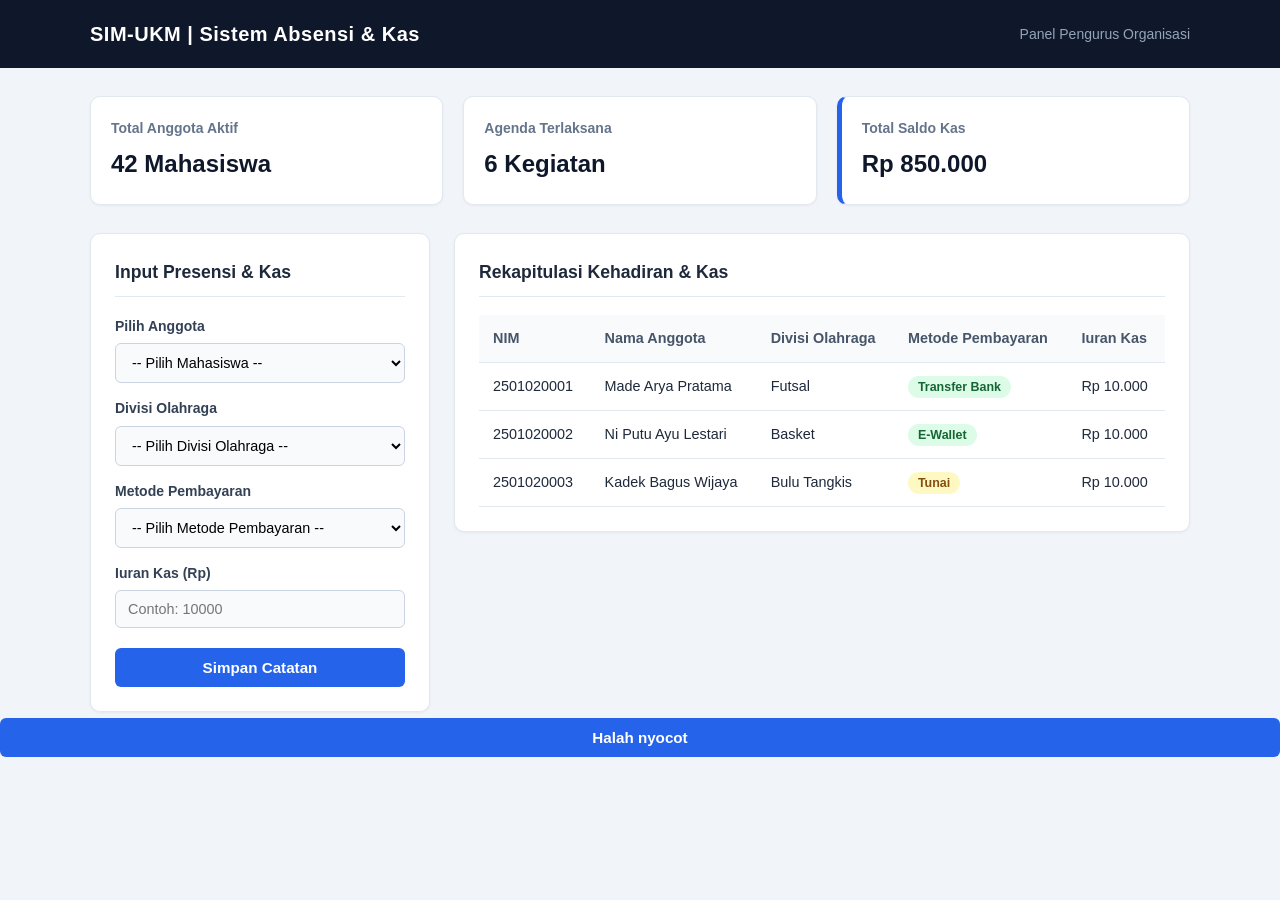
<file: index.html>
<!DOCTYPE html>
<html lang="id">
<head>
    <meta charset="UTF-8">
    <meta name="viewport" content="width=device-width, initial-scale=1.0">
    <title>Sistem Absensi & Kas UKM</title>
    <link rel="stylesheet" href="style.css">
</head>
<body>

    <header class="navbar">
        <div class="container">
            <h1>SIM-UKM | Sistem Absensi & Kas</h1>
            <span>Panel Pengurus Organisasi</span>
        </div>
    </header>

    <main class="container">
        <!-- Kartu Ringkasan Data -->
        <section class="summary-grid">
            <div class="card">
                <h3>Total Anggota Aktif</h3>
                <p class="angka">42 Mahasiswa</p>
            </div>
            <div class="card">
                <h3>Agenda Terlaksana</h3>
                <p class="angka">6 Kegiatan</p>
            </div>
            <div class="card highlight">
                <h3>Total Saldo Kas</h3>
                <p class="angka">Rp 850.000</p>
            </div>
        </section>

        <!-- Grid Konten Utama: Form di Kiri, Tabel di Kanan -->
        <div class="content-grid">
            <!-- Form Input -->
            <section class="panel form-panel">
                <h2>Input Presensi & Kas</h2>
                <form action="#" method="POST">
                    <div class="form-group">
                        <label for="nim">Pilih Anggota</label>
                        <select id="nim" name="nim" required>
                            <option value="">-- Pilih Mahasiswa --</option>
                            <option value="2501020001">2501020001 - Made Arya Pratama</option>
                            <option value="2501020002">2501020002 - Ni Putu Ayu Lestari</option>
                            <option value="2501020003">2501020003 - Kadek Bagus Wijaya</option>
                        </select>
                    </div>

                    <!-- Diubah ke Divisi Olahraga -->
                    <div class="form-group">
                        <label for="divisi">Divisi Olahraga</label>
                        <select id="divisi" name="divisi_olahraga" required>
                            <option value="">-- Pilih Divisi Olahraga --</option>
                            <option value="Futsal">Futsal</option>
                            <option value="Basket">Basket</option>
                            <option value="Bulu Tangkis">Bulu Tangkis</option>
                            <option value="Voli">Voli</option>
                        </select>
                    </div>

                    <!-- Diubah ke Metode Pembayaran -->
                    <div class="form-group">
                        <label for="metode_pembayaran">Metode Pembayaran</label>
                        <select id="metode_pembayaran" name="metode_pembayaran" required>
                            <option value="">-- Pilih Metode Pembayaran --</option>
                            <option value="Transfer Bank">Transfer Bank</option>
                            <option value="E-Wallet">E-Wallet (OVO/GoPay/DANA)</option>
                            <option value="Tunai">Tunai</option>
                        </select>
                    </div>

                    <div class="form-group">
                        <label for="kas">Iuran Kas (Rp)</label>
                        <input type="number" id="kas" name="iuran_kas" placeholder="Contoh: 10000" min="0" step="1000" required>
                    </div>

                    <button type="submit" class="btn-submit">Simpan Catatan</button>
                </form>
            </section>

            <!-- Tabel Rekap Data -->
            <section class="panel table-panel">
                <h2>Rekapitulasi Kehadiran & Kas</h2>
                <div class="table-wrapper">
                    <table>
                        <thead>
                            <tr>
                                <th>NIM</th>
                                <th>Nama Anggota</th>
                                <th>Divisi Olahraga</th>
                                <th>Metode Pembayaran</th>
                                <th>Iuran Kas</th>
                            </tr>
                        </thead>
                        <tbody>
                            <tr>
                                <td>2501020001</td>
                                <td>Made Arya Pratama</td>
                                <td>Futsal</td>
                                <td><span class="badge hadir">Transfer Bank</span></td>
                                <td>Rp 10.000</td>
                            </tr>
                            <tr>
                                <td>2501020002</td>
                                <td>Ni Putu Ayu Lestari</td>
                                <td>Basket</td>
                                <td><span class="badge hadir">E-Wallet</span></td>
                                <td>Rp 10.000</td>
                            </tr>
                            <tr>
                                <td>2501020003</td>
                                <td>Kadek Bagus Wijaya</td>
                                <td>Bulu Tangkis</td>
                                <td><span class="badge izin">Tunai</span></td>
                                <td>Rp 10.000</td>
                            </tr>
                        </tbody>
                    </table>
                </div>
            </section>
        </div>
    </main>

    <form action="testis.html">
        <button type="submit" class="btn-submit">Halah nyocot</button>
    </form>
    
</body>
</html>
</file>
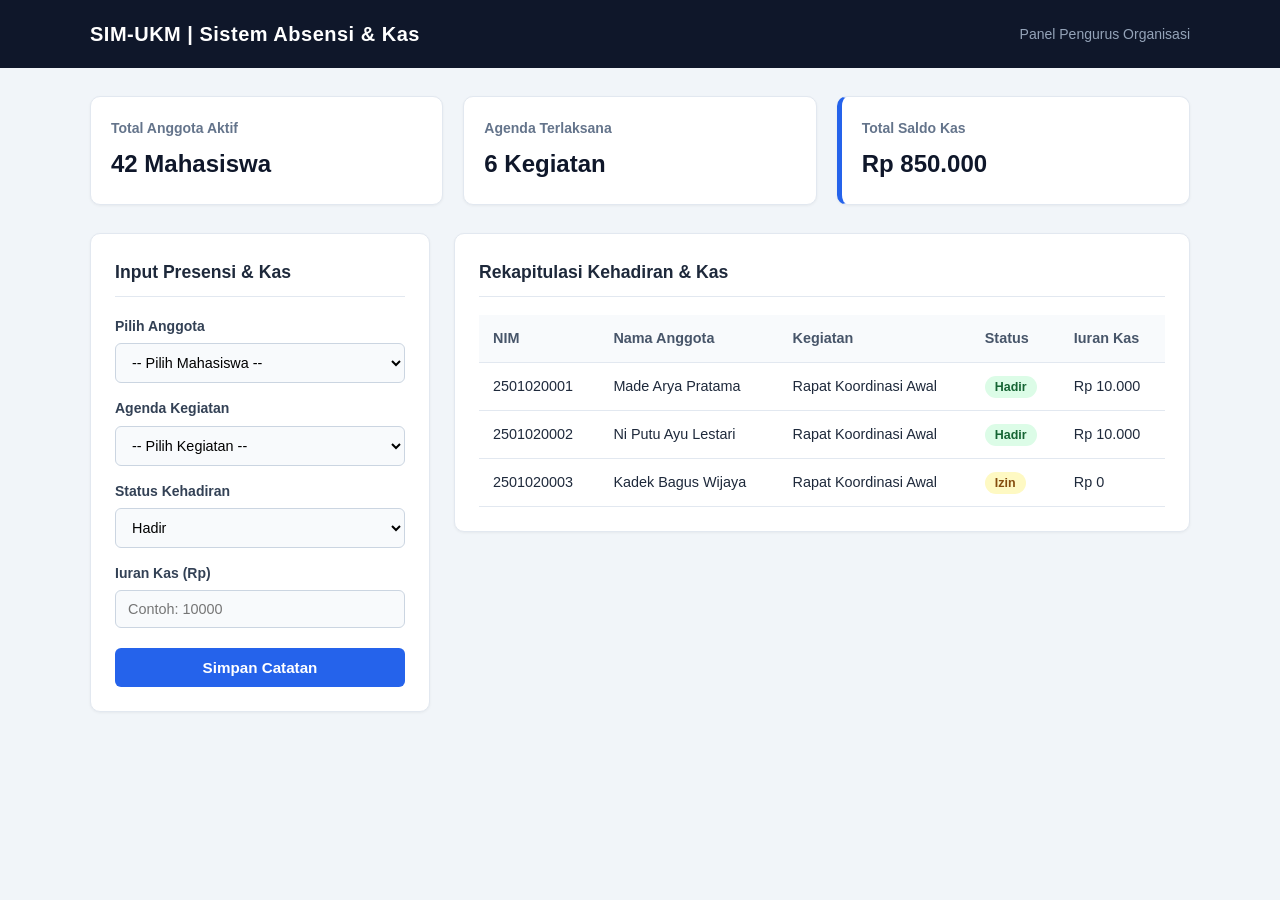
<file: useripin.html>
<!DOCTYPE html>
<html lang="id">
<head>
    <meta charset="UTF-8">
    <meta name="viewport" content="width=device-width, initial-scale=1.0">
    <title>Sistem Absensi & Kas UKM</title>
    <link rel="stylesheet" href="style.css">
</head>
<body>

    <header class="navbar">
        <div class="container">
            <h1>SIM-UKM | Sistem Absensi & Kas</h1>
            <span>Panel Pengurus Organisasi</span>
        </div>
    </header>

    <main class="container">
        <!-- Kartu Ringkasan Data -->
        <section class="summary-grid">
            <div class="card">
                <h3>Total Anggota Aktif</h3>
                <p class="angka">42 Mahasiswa</p>
            </div>
            <div class="card">
                <h3>Agenda Terlaksana</h3>
                <p class="angka">6 Kegiatan</p>
            </div>
            <div class="card highlight">
                <h3>Total Saldo Kas</h3>
                <p class="angka">Rp 850.000</p>
            </div>
        </section>

        <!-- Grid Konten Utama: Form di Kiri, Tabel di Kanan -->
        <div class="content-grid">
            <!-- Form Input -->
            <section class="panel form-panel">
                <h2>Input Presensi & Kas</h2>
                <form action="#" method="POST">
                    <div class="form-group">
                        <label for="nim">Pilih Anggota</label>
                        <select id="nim" name="nim" required>
                            <option value="">-- Pilih Mahasiswa --</option>
                            <option value="2501020001">2501020001 - Made Arya Pratama</option>
                            <option value="2501020002">2501020002 - Ni Putu Ayu Lestari</option>
                            <option value="2501020003">2501020003 - Kadek Bagus Wijaya</option>
                        </select>
                    </div>

                    <div class="form-group">
                        <label for="kegiatan">Agenda Kegiatan</label>
                        <select id="kegiatan" name="id_kegiatan" required>
                            <option value="">-- Pilih Kegiatan --</option>
                            <option value="1">Rapat Koordinasi Awal Semester</option>
                            <option value="2">Workshop Pemrograman Dasar</option>
                        </select>
                    </div>

                    <div class="form-group">
                        <label for="status">Status Kehadiran</label>
                        <select id="status" name="status_hadir" required>
                            <option value="Hadir">Hadir</option>
                            <option value="Izin">Izin</option>
                            <option value="Alfa">Alfa</option>
                        </select>
                    </div>

                    <div class="form-group">
                        <label for="kas">Iuran Kas (Rp)</label>
                        <input type="number" id="kas" name="iuran_kas" placeholder="Contoh: 10000" min="0" step="1000" required>
                    </div>

                    <button type="submit" class="btn-submit">Simpan Catatan</button>
                </form>
            </section>

            <!-- Tabel Rekap Data -->
            <section class="panel table-panel">
                <h2>Rekapitulasi Kehadiran & Kas</h2>
                <div class="table-wrapper">
                    <table>
                        <thead>
                            <tr>
                                <th>NIM</th>
                                <th>Nama Anggota</th>
                                <th>Kegiatan</th>
                                <th>Status</th>
                                <th>Iuran Kas</th>
                            </tr>
                        </thead>
                        <tbody>
                            <tr>
                                <td>2501020001</td>
                                <td>Made Arya Pratama</td>
                                <td>Rapat Koordinasi Awal</td>
                                <td><span class="badge hadir">Hadir</span></td>
                                <td>Rp 10.000</td>
                            </tr>
                            <tr>
                                <td>2501020002</td>
                                <td>Ni Putu Ayu Lestari</td>
                                <td>Rapat Koordinasi Awal</td>
                                <td><span class="badge hadir">Hadir</span></td>
                                <td>Rp 10.000</td>
                            </tr>
                            <tr>
                                <td>2501020003</td>
                                <td>Kadek Bagus Wijaya</td>
                                <td>Rapat Koordinasi Awal</td>
                                <td><span class="badge izin">Izin</span></td>
                                <td>Rp 0</td>
                            </tr>
                        </tbody>
                    </table>
                </div>
            </section>
        </div>
    </main>

</body>
</html>
</file>
<file: style.css>
* {
    box-sizing: border-box;
    margin: 0;
    padding: 0;
    font-family: 'Segoe UI', Tahoma, Geneva, Verdana, sans-serif;
}

body {
    background-color: #f1f5f9;
    color: #1e293b;
    line-height: 1.6;
}

.container {
    max-width: 1140px;
    margin: 0 auto;
    padding: 0 20px;
}

/* Navbar */
.navbar {
    background-color: #0f172a;
    color: #ffffff;
    padding: 18px 0;
    margin-bottom: 28px;
}

.navbar .container {
    display: flex;
    justify-content: space-between;
    align-items: center;
}

.navbar h1 {
    font-size: 1.25rem;
    letter-spacing: 0.5px;
}

.navbar span {
    font-size: 0.875rem;
    color: #94a3b8;
}

/* Summary Cards */
.summary-grid {
    display: grid;
    grid-template-columns: repeat(auto-fit, minmax(240px, 1fr));
    gap: 20px;
    margin-bottom: 28px;
}

.card {
    background: #ffffff;
    padding: 20px;
    border-radius: 10px;
    border: 1px solid #e2e8f0;
    box-shadow: 0 1px 3px rgba(0,0,0,0.05);
}

.card.highlight {
    border-left: 5px solid #2563eb;
}

.card h3 {
    font-size: 0.875rem;
    color: #64748b;
    margin-bottom: 6px;
}

.card .angka {
    font-size: 1.5rem;
    font-weight: 700;
    color: #0f172a;
}

/* Main Content Layout */
.content-grid {
    display: grid;
    grid-template-columns: 340px 1fr;
    gap: 24px;
    align-items: start;
}

.panel {
    background: #ffffff;
    padding: 24px;
    border-radius: 10px;
    border: 1px solid #e2e8f0;
    box-shadow: 0 1px 3px rgba(0,0,0,0.05);
}

.panel h2 {
    font-size: 1.1rem;
    margin-bottom: 18px;
    padding-bottom: 10px;
    border-bottom: 1px solid #e2e8f0;
}

/* Form Styling */
.form-group {
    margin-bottom: 14px;
}

.form-group label {
    display: block;
    font-size: 0.875rem;
    font-weight: 600;
    margin-bottom: 6px;
    color: #334155;
}

.form-group input,
.form-group select {
    width: 100%;
    padding: 10px 12px;
    border: 1px solid #cbd5e1;
    border-radius: 6px;
    font-size: 0.9rem;
    background-color: #f8fafc;
}

.form-group input:focus,
.form-group select:focus {
    outline: none;
    border-color: #2563eb;
    background-color: #ffffff;
}

.btn-submit {
    width: 100%;
    padding: 11px;
    background-color: #2563eb;
    color: #ffffff;
    border: none;
    border-radius: 6px;
    font-size: 0.95rem;
    font-weight: 600;
    cursor: pointer;
    margin-top: 6px;
    transition: background-color 0.2s;
}

.btn-submit:hover {
    background-color: #1d4ed8;
}

/* Table Styling */
.table-wrapper {
    overflow-x: auto;
}

table {
    width: 100%;
    border-collapse: collapse;
    font-size: 0.9rem;
}

thead {
    background-color: #f8fafc;
}

th, td {
    padding: 12px 14px;
    text-align: left;
    border-bottom: 1px solid #e2e8f0;
}

th {
    font-weight: 600;
    color: #475569;
}

/* Status Badges */
.badge {
    padding: 4px 10px;
    border-radius: 999px;
    font-size: 0.78rem;
    font-weight: 600;
}

.badge.hadir {
    background-color: #dcfce7;
    color: #166534;
}

.badge.izin {
    background-color: #fef9c3;
    color: #854d0e;
}

.badge.alfa {
    background-color: #fee2e2;
    color: #991b1b;
}

/* Responsif untuk Layar Kecil */
@media (max-width: 820px) {
    .content-grid {
        grid-template-columns: 1fr;
    }
}
</file>
